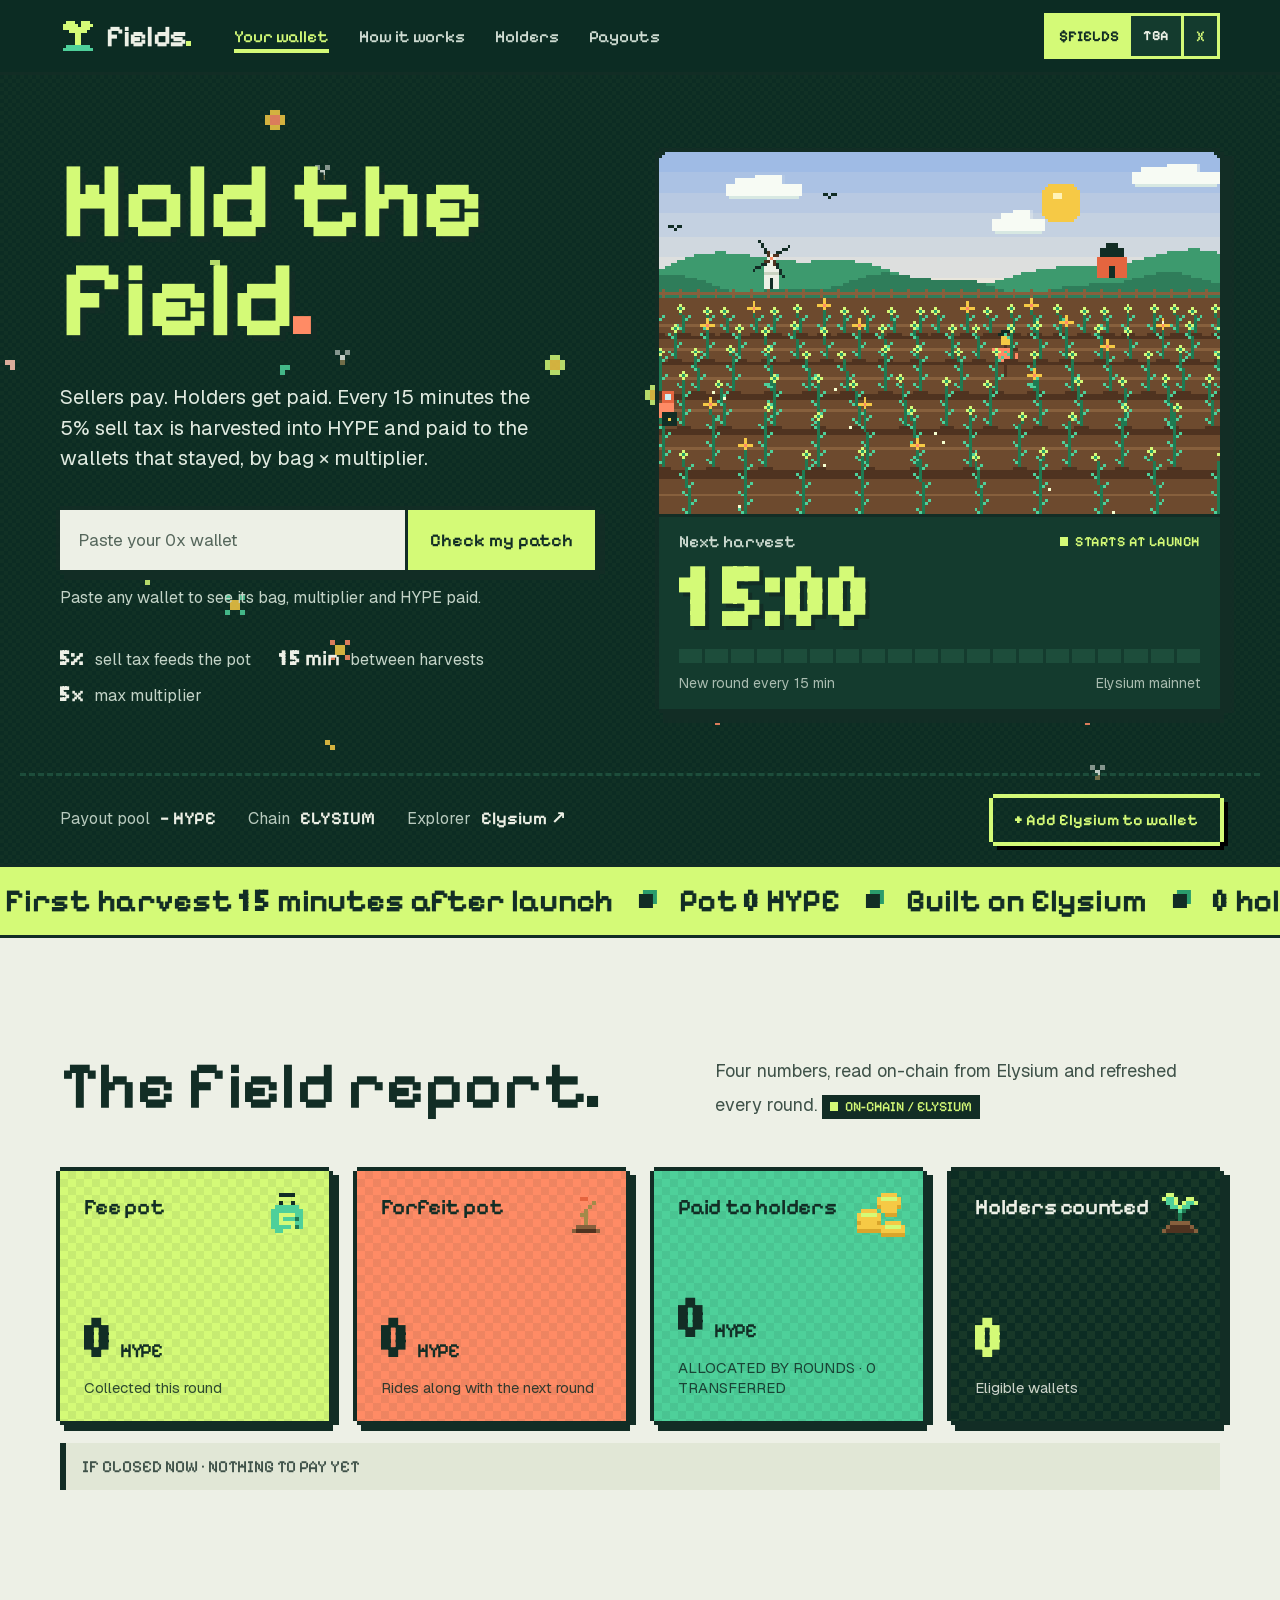
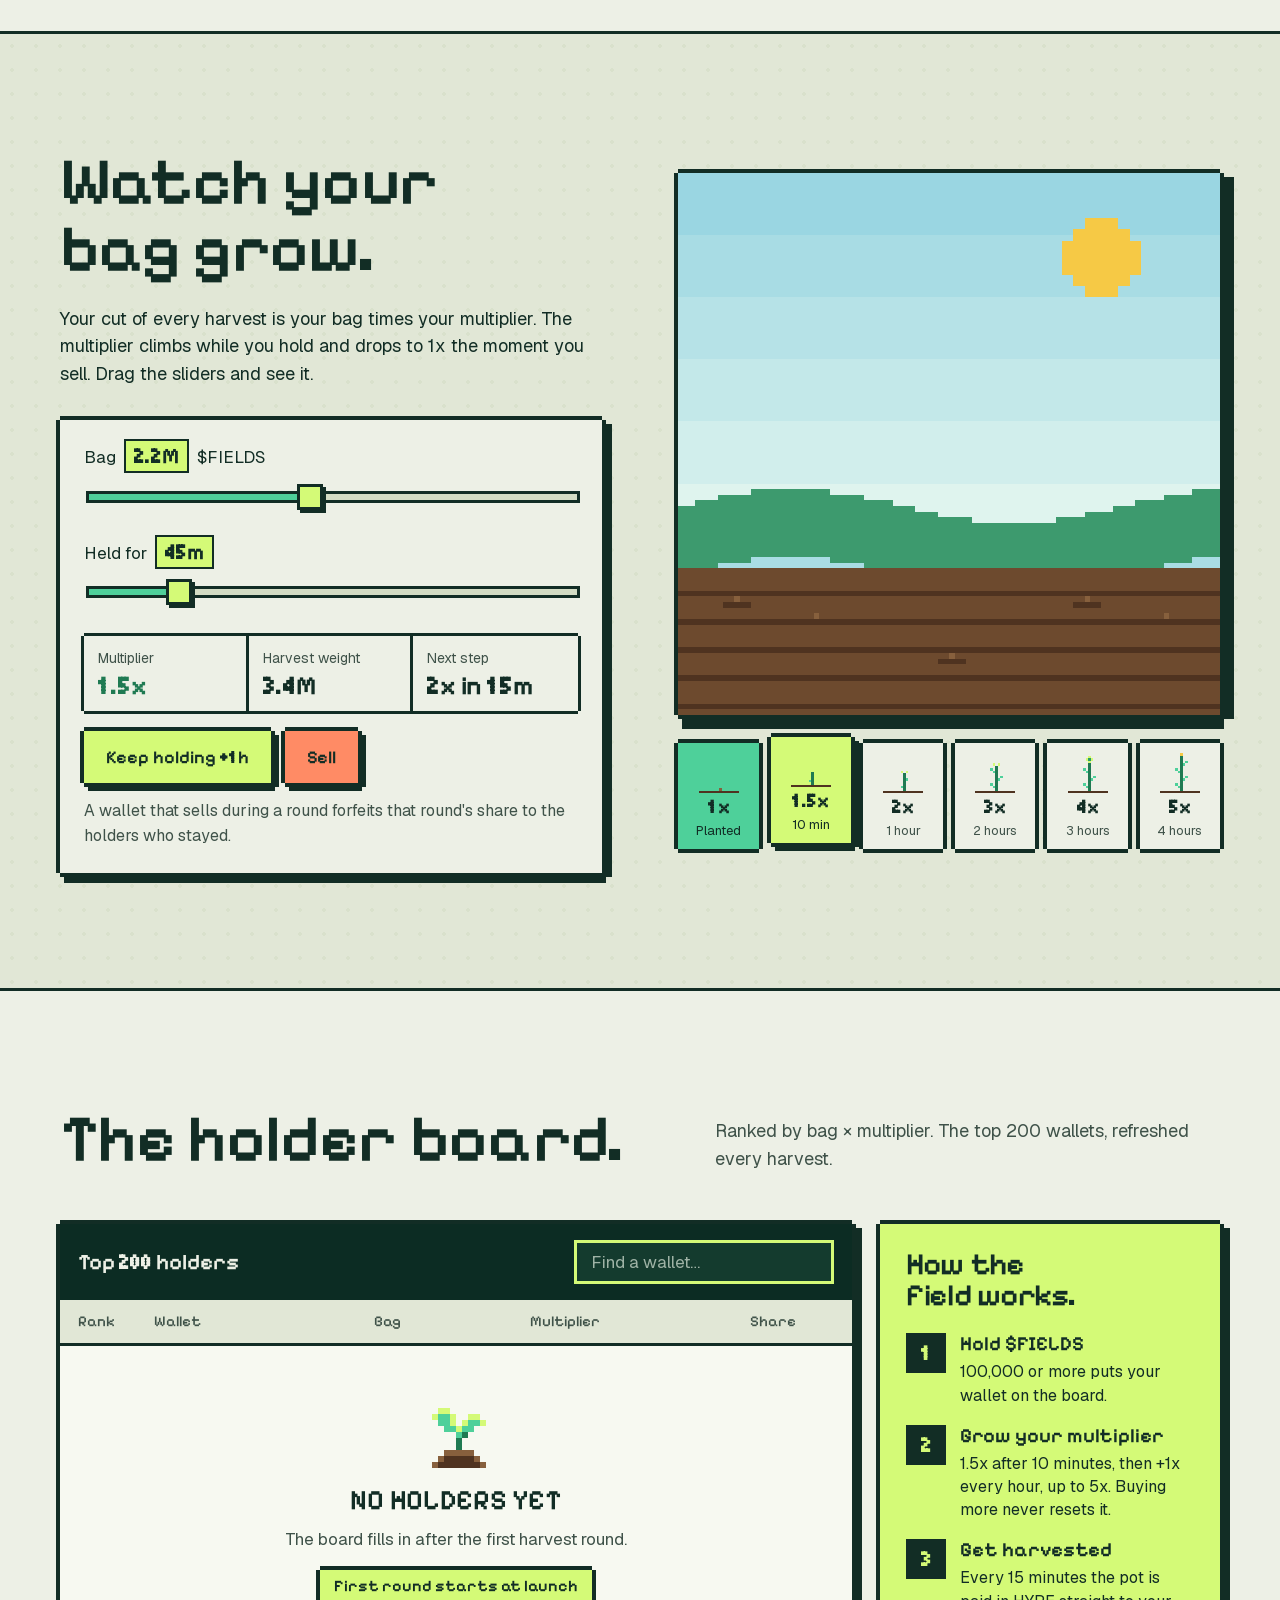
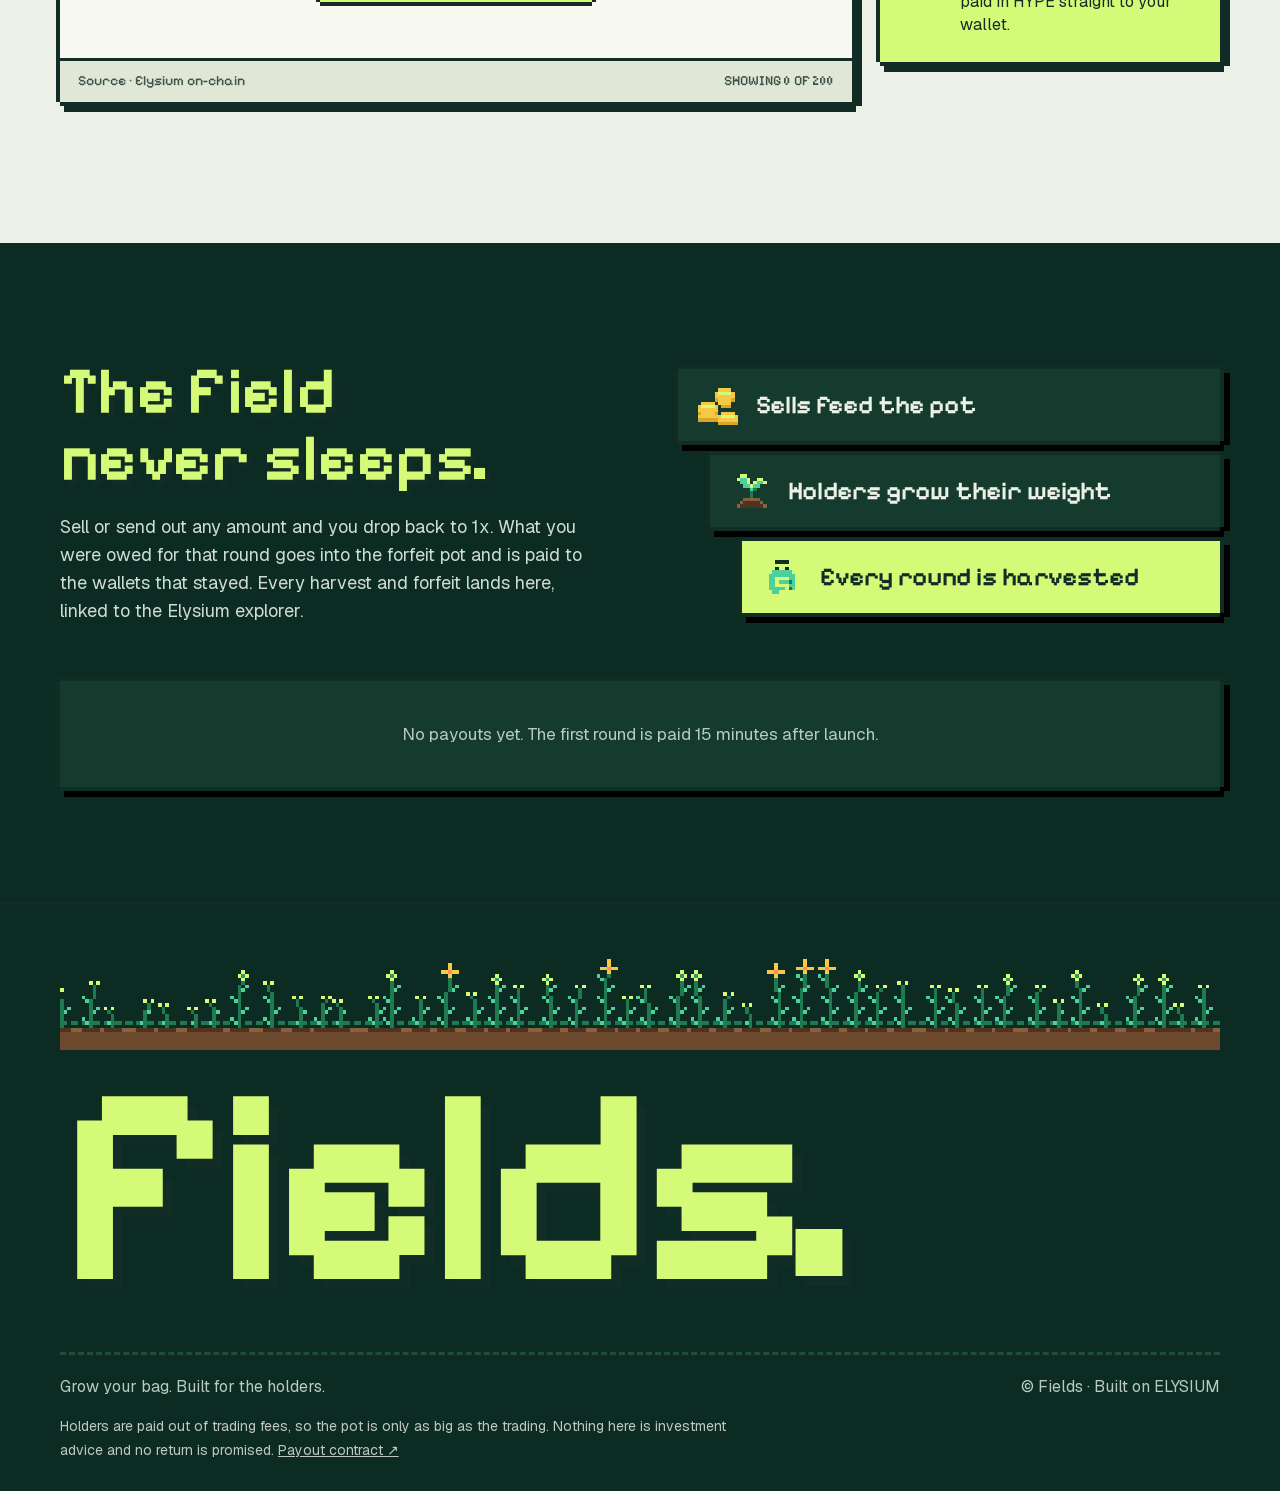
<file: index.html>
<!DOCTYPE html>
<html lang="en" class="no-js">
<head>
  <meta charset="utf-8" />
  <meta name="viewport" content="width=device-width, initial-scale=1" />
  <meta name="theme-color" content="#0c2c23" />
  <title>FIELDS — Hold the field</title>
  <meta name="description" content="$FIELDS on Elysium. Every 15 minutes the 5% sell tax is harvested into HYPE and paid to the wallets that held, by bag × multiplier. Sell and your share goes to the holders who stayed." />
  <meta property="og:title" content="FIELDS — Sellers pay. Holders get paid." />
  <meta property="og:description" content="Hold $FIELDS on Elysium. HYPE harvests every 15 minutes, multiplier up to 5x." />
  <meta property="og:type" content="website" />
  <link rel="icon" href="data:image/svg+xml,%3Csvg xmlns=%22http://www.w3.org/2000/svg%22 viewBox=%220 0 16 16%22 shape-rendering=%22crispEdges%22%3E%3Crect width=%2216%22 height=%2216%22 fill=%22%23122d25%22/%3E%3Crect x=%227%22 y=%225%22 width=%222%22 height=%228%22 fill=%22%23d4fa77%22/%3E%3Crect x=%224%22 y=%223%22 width=%223%22 height=%223%22 fill=%22%23d4fa77%22/%3E%3Crect x=%229%22 y=%223%22 width=%223%22 height=%223%22 fill=%22%23d4fa77%22/%3E%3C/svg%3E" />
  <link rel="preconnect" href="https://fonts.googleapis.com" />
  <link rel="preconnect" href="https://fonts.gstatic.com" crossorigin />
  <link rel="stylesheet" href="https://fonts.googleapis.com/css2?family=Pixelify+Sans:wght@400;500;600;700&display=swap" />
  <link rel="preload" href="assets/fonts/geist.woff2" as="font" type="font/woff2" crossorigin />
  <link rel="preload" href="assets/fonts/tiny5.woff2" as="font" type="font/woff2" crossorigin />
  <link rel="stylesheet" href="assets/site.css" />
</head>
<body>
  <a class="skip" href="#top">Skip to content</a>

  <header class="topbar" id="topbar">
    <div class="wrap top-inner">
      <a class="brand" href="#top" aria-label="Fields, back to top">
        <canvas class="brand-mark" width="12" height="12" aria-hidden="true"></canvas>
        <span class="brand-name">fields<span class="dot">.</span></span>
      </a>
      <nav class="navigation" id="main-nav" aria-label="Main navigation">
        <a href="#wallet" class="active">Your wallet</a>
        <a href="#grow">How it works</a>
        <a href="#holders">Holders</a>
        <a href="#forfeits">Payouts</a>
      </nav>
      <div class="token-chip">
        <span class="chip-ticker" data-ticker>$FIELDS</span>
        <button type="button" class="chip-ca" id="ca-short" title="Click to copy the contract address">TBA</button>
        <a class="chip-btn chip-buy" id="buy-link" href="#" target="_blank" rel="noopener" hidden>Buy</a>
        <a class="chip-btn" id="x-link" href="#" target="_blank" rel="noopener" hidden>X</a>
      </div>
      <button type="button" class="mobile-menu" id="mobile-menu" aria-controls="main-nav" aria-expanded="false">MENU +</button>
    </div>
  </header>

  <main id="top">
    <!-- HERO -->
    <section class="hero" id="wallet" aria-labelledby="hero-title">
      <div class="wrap hero-grid">
        <div class="hero-copy">
          <h1 id="hero-title" class="reveal">Hold the field.</h1>
          <p class="hero-lead reveal">Sellers pay. Holders get paid. Every 15 minutes the 5% sell tax is harvested into HYPE and paid to the wallets that stayed, by bag × multiplier.</p>

          <div class="wallet-panel reveal">
            <form class="wallet-form" id="wallet-form" novalidate>
              <label class="sr-only" for="wallet-address">Wallet address</label>
              <input id="wallet-address" name="wallet" placeholder="Paste your 0x wallet" autocomplete="off" spellcheck="false" aria-describedby="wallet-feedback" />
              <button type="submit" class="btn btn-acid">Check my patch</button>
            </form>
            <a class="btn btn-buy" id="buy-hero" href="#" target="_blank" rel="noopener" hidden>Buy $FIELDS &#8599;</a>
            <p class="form-feedback" id="wallet-feedback" role="status" aria-live="polite">Paste any wallet to see its bag, multiplier and HYPE paid.</p>
            <div class="wallet-card" id="wallet-card" hidden></div>
          </div>

          <ul class="hero-facts reveal" aria-label="Key facts">
            <li><b>5%</b> sell tax feeds the pot</li>
            <li><b>15 min</b> between harvests</li>
            <li><b>5x</b> max multiplier</li>
          </ul>
        </div>

        <aside class="hero-field reveal" aria-label="Next harvest countdown">
          <canvas id="field-canvas" class="field-canvas" width="192" height="124" role="img" aria-label="Pixel field: crops grow as the round runs and are harvested when the timer hits zero"></canvas>
          <div class="field-hud">
            <div class="hud-top">
              <span class="hud-label">Next harvest</span>
              <span class="round-indicator" id="round-indicator">STARTS AT LAUNCH</span>
            </div>
            <div class="big-time" id="timer" aria-live="off">15:00</div>
            <div class="progress-blocks" id="progress-blocks" aria-hidden="true"></div>
            <div class="hud-bottom"><span>New round every 15 min</span><span id="updated">Elysium mainnet</span></div>
          </div>
        </aside>
      </div>

      <div class="wrap utility-bar reveal">
        <span>Payout pool <a id="pool-link" href="#" target="_blank" rel="noopener"><strong id="pool-balance">— HYPE</strong></a></span>
        <span>Chain <strong data-chain>ELYSIUM</strong></span>
        <span>Explorer <a id="explorer-link" href="https://elysium.kinetiq.xyz/explorer" target="_blank" rel="noopener"><strong>Elysium ↗</strong></a></span>
        <button class="btn btn-ghost" type="button" id="add-network">+ Add Elysium to wallet</button>
      </div>
    </section>

    <!-- MARQUEE -->
    <div class="ticker" aria-label="Live protocol stats">
      <div class="ticker-track" id="ticker-track">
        <span>Waiting for the first harvest</span><i></i>
      </div>
    </div>

    <!-- STATS -->
    <section class="section stats" id="metrics" aria-labelledby="metrics-title">
      <div class="wrap">
        <div class="section-head">
          <h2 id="metrics-title" class="reveal">The field report.</h2>
          <p class="section-note reveal">Four numbers, read on-chain from Elysium and refreshed every round. <span class="data-stamp" id="data-stamp">On-chain · Elysium</span></p>
        </div>
        <div class="stats-grid">
          <article class="stat-card sc-pot reveal">
            <h3 class="stat-title">Fee pot</h3>
            <div class="stat-value"><span id="pot" data-count>0</span><span class="stat-unit">HYPE</span></div>
            <p class="stat-foot">Collected this round</p>
            <canvas class="stat-art" data-art="pot" width="24" height="24" aria-hidden="true"></canvas>
          </article>
          <article class="stat-card sc-forfeit reveal">
            <h3 class="stat-title">Forfeit pot</h3>
            <div class="stat-value"><span id="forfeit" data-count>0</span><span class="stat-unit">HYPE</span></div>
            <p class="stat-foot">Rides along with the next round</p>
            <canvas class="stat-art" data-art="wilt" width="24" height="24" aria-hidden="true"></canvas>
          </article>
          <article class="stat-card sc-paid reveal">
            <h3 class="stat-title">Paid to holders</h3>
            <div class="stat-value"><span id="paid" data-count>0</span><span class="stat-unit">HYPE</span></div>
            <p class="stat-foot">Total distributed</p>
            <canvas class="stat-art" data-art="coins" width="24" height="24" aria-hidden="true"></canvas>
          </article>
          <article class="stat-card sc-holders reveal">
            <h3 class="stat-title">Holders counted</h3>
            <div class="stat-value" id="eligible" data-count>0</div>
            <p class="stat-foot">Eligible wallets</p>
            <canvas class="stat-art" data-art="sprout" width="24" height="24" aria-hidden="true"></canvas>
          </article>
        </div>
      </div>
    </section>

    <!-- GROW SIMULATOR -->
    <section class="section grow" id="grow" aria-labelledby="grow-title">
      <div class="wrap grow-grid">
        <div class="grow-copy">
          <h2 id="grow-title" class="reveal">Watch your bag grow.</h2>
          <p class="reveal">Your cut of every harvest is your bag times your multiplier. The multiplier climbs while you hold and drops to 1x the moment you sell. Drag the sliders and see it.</p>

          <div class="sim reveal" id="sim">
            <label class="sim-row">
              <span class="sim-label">Bag <output id="sim-bag-out">1M</output> $FIELDS</span>
              <input type="range" id="sim-bag" min="0" max="100" value="45" />
            </label>
            <label class="sim-row">
              <span class="sim-label">Held for <output id="sim-time-out">0m</output></span>
              <input type="range" id="sim-time" min="0" max="54" value="14" />
            </label>
            <div class="sim-result">
              <div><span>Multiplier</span><b id="sim-mult">1x</b></div>
              <div><span>Harvest weight</span><b id="sim-weight">1M</b></div>
              <div><span>Next step</span><b id="sim-next">1.5x in 10m</b></div>
            </div>
            <div class="sim-actions">
              <button type="button" class="btn btn-acid" id="sim-hold">Keep holding +1h</button>
              <button type="button" class="btn btn-sell" id="sim-sell">Sell</button>
            </div>
            <p class="sim-note" id="sim-note" role="status" aria-live="polite">A wallet that sells during a round forfeits that round's share to the holders who stayed.</p>
          </div>
        </div>

        <div class="grow-stage reveal">
          <canvas id="plant-canvas" class="plant-canvas" width="96" height="96" role="img" aria-label="Your crop at the current multiplier"></canvas>
          <ol class="stages" id="stages" aria-label="Multiplier stages">
            <li data-stage="0"><canvas width="16" height="16" aria-hidden="true"></canvas><b>1x</b><span>Planted</span></li>
            <li data-stage="1"><canvas width="16" height="16" aria-hidden="true"></canvas><b>1.5x</b><span>10 min</span></li>
            <li data-stage="2"><canvas width="16" height="16" aria-hidden="true"></canvas><b>2x</b><span>1 hour</span></li>
            <li data-stage="3"><canvas width="16" height="16" aria-hidden="true"></canvas><b>3x</b><span>2 hours</span></li>
            <li data-stage="4"><canvas width="16" height="16" aria-hidden="true"></canvas><b>4x</b><span>3 hours</span></li>
            <li data-stage="5"><canvas width="16" height="16" aria-hidden="true"></canvas><b>5x</b><span>4 hours</span></li>
          </ol>
        </div>
      </div>
    </section>

    <!-- HOLDERS -->
    <section class="section holders" id="holders" aria-labelledby="holders-title">
      <div class="wrap">
        <div class="section-head">
          <h2 id="holders-title" class="reveal">The holder board.</h2>
          <p class="section-note reveal">Ranked by bag × multiplier. The top 200 wallets, refreshed every harvest.</p>
        </div>
        <div class="holders-layout">
          <div class="board reveal">
            <div class="board-top">
              <span class="board-top-title">Top 200 holders</span>
              <div class="search-wrap"><label class="sr-only" for="holder-search">Find a wallet</label><input id="holder-search" placeholder="Find a wallet…" spellcheck="false" autocomplete="off" /></div>
            </div>
            <div class="thead"><span>Rank</span><span>Wallet</span><span>Bag</span><span>Multiplier</span><span>Share</span></div>
            <div class="board-rows" id="board-rows"></div>
            <div class="empty-state" id="empty-state">
              <canvas class="empty-art" data-art="seed" width="24" height="24" aria-hidden="true"></canvas>
              <h3 id="empty-title">NO HOLDERS YET</h3>
              <p id="empty-message">The board fills in after the first harvest round.</p>
              <span class="empty-badge" id="empty-badge">First round starts at launch</span>
            </div>
            <div class="board-bottom"><span>Source · Elysium on-chain</span><span id="showing">SHOWING 0 OF 200</span></div>
          </div>

          <aside class="rules-panel reveal" id="how-it-works" aria-labelledby="rules-title">
            <h3 id="rules-title">How the field works.</h3>
            <ol class="rules">
              <li><strong>Hold $FIELDS</strong><span>100,000 or more puts your wallet on the board.</span></li>
              <li><strong>Grow your multiplier</strong><span>1.5x after 10 minutes, then +1x every hour, up to 5x. Buying more never resets it.</span></li>
              <li><strong>Get harvested</strong><span>Every 15 minutes the pot is paid in HYPE straight to your wallet.</span></li>
            </ol>
          </aside>
        </div>
      </div>
    </section>

    <!-- LOOP + FEED -->
    <section class="section loop" id="forfeits" aria-labelledby="forfeits-title">
      <div class="wrap">
        <div class="loop-box">
          <div class="loop-copy">
            <h2 id="forfeits-title" class="reveal">The field never sleeps.</h2>
            <p class="reveal">Sell or send out any amount and you drop back to 1x. What you were owed for that round goes into the forfeit pot and is paid to the wallets that stayed. Every harvest and forfeit lands here, linked to the Elysium explorer.</p>
          </div>
          <ol class="loop-steps reveal" aria-label="The loop">
            <li><canvas data-art="coins" width="16" height="16" aria-hidden="true"></canvas>Sells feed the pot</li>
            <li><canvas data-art="sprout" width="16" height="16" aria-hidden="true"></canvas>Holders grow their weight</li>
            <li><canvas data-art="pot" width="16" height="16" aria-hidden="true"></canvas>Every round is harvested</li>
          </ol>
          <ul class="feed" id="feed" aria-live="polite"><li class="feed-empty">No payouts yet. The first round is paid 15 minutes after launch.</li></ul>
        </div>
      </div>
    </section>
  </main>

  <footer class="foot">
    <div class="wrap">
      <canvas id="footer-field" class="footer-field" width="320" height="40" aria-hidden="true"></canvas>
      <p class="foot-word" aria-hidden="true">fields.</p>
      <div class="foot-row">
        <span>Grow your bag. Built for the holders.</span>
        <span>© Fields · Built on <span data-chain>ELYSIUM</span></span>
      </div>
      <p class="foot-legal">Holders are paid out of trading fees, so the pot is only as big as the trading.
        Nothing here is investment advice and no return is promised.
        <a id="rewards-link" href="#" target="_blank" rel="noopener">Payout contract &#8599;</a></p>
    </div>
  </footer>

  <div class="toast" id="toast" role="status" aria-live="polite"></div>
  <script src="assets/config.js"></script>
  <script src="assets/fields.js" defer></script>
  <script src="assets/art.js" defer></script>
</body>
</html>
</file>
<file: assets/site.css>
﻿/* =========================================================
   FIELDS вЂ” pixel field design system
   ========================================================= */
@font-face {
  font-family: 'Geist';
  src: url('fonts/geist.woff2') format('woff2');
  font-weight: 100 900;
  font-display: swap;
}
/* Pixelify's 5 reads as S; numbers come from Tiny5 via unicode-range */
@font-face {
  font-family: 'Fields Num';
  src: url('fonts/tiny5.woff2') format('woff2');
  unicode-range: U+0030-0039, U+0025, U+002B, U+002C, U+002E, U+003A;
  font-display: swap;
}

:root {
  --paper: #edf0e6;
  --paper-2: #e1e7d6;
  --paper-3: #d3dcc4;
  --ink: #122d25;
  --ink-soft: #3f5249;
  --forest: #0c2c23;
  --forest-2: #143b2e;
  --forest-3: #1d4d3b;
  --acid: #d4fa77;
  --acid-2: #b9e45a;
  --grass: #4ed09a;
  --grass-2: #2a9c6c;
  --orange: #ff8b65;
  --orange-2: #e5653f;
  --gold: #f6c945;
  --sky: #a9dde4;
  --soil: #6d4a2e;

  --display: 'Fields Num', 'Pixelify Sans', 'Geist', system-ui, sans-serif;
  --text: 'Geist', system-ui, -apple-system, 'Segoe UI', sans-serif;

  --px: 4px;                /* the pixel unit for borders and shadows */
  --shadow: 6px 6px 0 var(--ink);
  --shadow-sm: 4px 4px 0 var(--ink);
  --wrap: 1240px;
  --gutter: clamp(16px, 4vw, 40px);
  --ease: cubic-bezier(.2, .8, .2, 1);

  --step-hero: clamp(3.4rem, 8.4vw, 7.6rem);
  --step-h2: clamp(2.4rem, 5.2vw, 4.4rem);
  --step-h3: clamp(1.5rem, 2.4vw, 2rem);
  --step-num: clamp(2.6rem, 4.6vw, 4rem);
}

*, *::before, *::after { box-sizing: border-box; }
html { scroll-behavior: smooth; scroll-padding-top: 88px; -webkit-text-size-adjust: 100%; }
body {
  margin: 0;
  background: var(--paper);
  color: var(--ink);
  font: 400 17px/1.55 var(--text);
  -webkit-font-smoothing: antialiased;
  overflow-x: hidden;
}
img, canvas { display: block; max-width: 100%; }
canvas { image-rendering: pixelated; image-rendering: crisp-edges; }
a { color: inherit; }
button, input { font: inherit; color: inherit; }
h1, h2, h3 { font-family: var(--display); font-weight: 600; letter-spacing: -0.01em; line-height: 1; margin: 0; }
p { margin: 0; }
::selection { background: var(--acid); color: var(--ink); }
:focus-visible { outline: 3px solid var(--orange); outline-offset: 3px; }

.wrap { width: 100%; max-width: var(--wrap); margin: 0 auto; padding: 0 var(--gutter); }
.sr-only { position: absolute !important; width: 1px; height: 1px; overflow: hidden; clip: rect(0 0 0 0); white-space: nowrap; }
.skip { position: absolute; left: -999px; top: 8px; z-index: 100; background: var(--acid); padding: 8px 14px; }
.skip:focus { left: 8px; }

/* tabular numbers (fields.js tags numbers with .mono) */
.mono { font-variant-numeric: tabular-nums; font-feature-settings: 'tnum' 1; }

/* ---------- buttons ---------- */
.btn {
  --bg: var(--paper);
  display: inline-flex; align-items: center; justify-content: center; gap: 10px;
  min-height: 52px; padding: 0 22px;
  font: 600 18px/1 var(--display);
  background: var(--bg); color: var(--ink);
  border: 3px solid var(--ink);
  box-shadow: var(--shadow-sm);
  cursor: pointer; text-decoration: none; white-space: nowrap;
  transition: transform .12s steps(2), box-shadow .12s steps(2), background .2s;
}
.btn:hover { transform: translate(-2px, -2px); box-shadow: 6px 6px 0 var(--ink); }
.btn:active { transform: translate(4px, 4px); box-shadow: 0 0 0 var(--ink); }
.btn-acid { --bg: var(--acid); }
.btn-acid:hover { --bg: #e1ff92; }
.btn-sell { --bg: var(--orange); }
.btn-sell:hover { --bg: #ffa07f; }
.btn-ghost { --bg: transparent; }
.btn-ghost:hover { --bg: var(--acid); }

/* ---------- top bar ---------- */
.topbar {
  position: sticky; top: 0; z-index: 50;
  background: var(--forest);
  color: var(--paper);
  border-bottom: 3px solid var(--ink);
  transition: box-shadow .25s;
}
.topbar.scrolled { box-shadow: 0 4px 0 rgba(12, 44, 35, .25); }
.top-inner { display: flex; align-items: center; gap: 28px; height: 72px; }
.brand { display: flex; align-items: center; gap: 10px; text-decoration: none; flex: none; }
.brand-mark { width: 36px; height: 36px; }
.brand-name { font: 700 30px/1 var(--display); letter-spacing: -0.02em; }
.brand-name .dot { color: var(--acid); }
.navigation { display: flex; gap: 6px; margin-right: auto; }
.navigation a {
  position: relative; padding: 10px 12px; text-decoration: none;
  font: 500 17px/1 var(--display); color: #cfdcd2;
  transition: color .2s;
}
.navigation a::after {
  content: ''; position: absolute; left: 12px; right: 12px; bottom: 2px; height: 4px;
  background: var(--acid); transform: scaleX(0); transform-origin: left;
  transition: transform .25s steps(4);
}
.navigation a:hover, .navigation a.active { color: var(--acid); }
.navigation a:hover::after, .navigation a.active::after { transform: scaleX(1); }

.token-chip {
  display: flex; align-items: stretch; flex: none;
  border: 3px solid var(--acid); background: var(--forest-2);
  font: 500 15px/1 var(--display);
}
.token-chip > * { display: flex; align-items: center; padding: 0 12px; height: 40px; }
.chip-ticker { background: var(--acid); color: var(--ink); font-weight: 700; }
.chip-ca { color: #cfdcd2; font-family: var(--text); font-size: 14px; font-variant-numeric: tabular-nums; }
.chip-btn {
  border: 0; border-left: 3px solid var(--acid); background: transparent; color: var(--acid);
  cursor: pointer; text-decoration: none; font: inherit;
}
.chip-btn:hover { background: var(--acid); color: var(--ink); }
.chip-buy { background: var(--orange); color: var(--ink); }
.chip-btn[hidden] { display: none; }
.mobile-menu { display: none; }

/* ---------- reveal motion ---------- */
.reveal { opacity: 0; transform: translateY(24px); transition: opacity .6s var(--ease), transform .6s var(--ease); transition-delay: var(--d, 0s); }
.reveal.in { opacity: 1; transform: none; }
.no-js .reveal { opacity: 1; transform: none; }

/* ---------- hero ---------- */
.hero {
  position: relative;
  background: var(--forest);
  color: var(--paper);
  padding: clamp(40px, 6vw, 80px) 0 0;
  overflow: hidden;
}
.hero::before {
  /* pixel dither grain over the forest ground */
  content: ''; position: absolute; inset: 0; pointer-events: none; opacity: .5;
  background-image:
    linear-gradient(45deg, rgba(212, 250, 119, .05) 25%, transparent 25%, transparent 75%, rgba(212, 250, 119, .05) 75%),
    linear-gradient(45deg, rgba(212, 250, 119, .05) 25%, transparent 25%, transparent 75%, rgba(212, 250, 119, .05) 75%);
  background-size: 8px 8px; background-position: 0 0, 4px 4px;
}
.hero-grid {
  position: relative;
  display: grid; grid-template-columns: minmax(0, 1fr) minmax(0, 1.05fr);
  gap: clamp(32px, 5vw, 72px); align-items: center;
}
.hero h1 {
  font-size: var(--step-hero); font-weight: 700; line-height: .92; letter-spacing: -0.03em;
  color: var(--acid);
  text-shadow: 6px 6px 0 var(--ink);
}
.hero-lead { margin-top: 32px; font-size: clamp(18px, 1.6vw, 21px); line-height: 1.5; max-width: 34ch; color: #dfe9df; }

.wallet-panel { margin-top: 36px; max-width: 560px; }
.wallet-form { display: flex; border: 3px solid var(--ink); box-shadow: var(--shadow); background: var(--paper); }
.wallet-form input {
  flex: 1; min-width: 0; height: 60px; padding: 0 18px;
  border: 0; background: transparent; color: var(--ink); font-size: 17px; font-variant-numeric: tabular-nums;
}
.wallet-form input::placeholder { color: #6a7b70; }
.wallet-form input:focus { outline: none; background: #f8faf2; }
.wallet-form .btn { min-height: 60px; border: 0; border-left: 3px solid var(--ink); box-shadow: none; }
.wallet-form .btn:hover, .wallet-form .btn:active { transform: none; box-shadow: none; }
.form-feedback { margin-top: 16px; font-size: 16px; color: #c4d4c8; min-height: 1.5em; }
.form-feedback.error { color: var(--orange); }
.form-feedback.success { color: var(--acid); }
.wallet-card {
  margin-top: 16px;
  display: grid; grid-template-columns: repeat(3, 1fr);
  border: 3px solid var(--ink); background: var(--paper); color: var(--ink); box-shadow: var(--shadow);
  animation: pop .35s steps(5);
}
.wallet-card[hidden] { display: none; }
.wallet-card > div { padding: 14px 16px; border-right: 3px solid var(--paper-3); border-bottom: 3px solid var(--paper-3); }
.wallet-card > div:nth-child(3n) { border-right: 0; }
.wallet-card > div:nth-last-child(-n+3) { border-bottom: 0; }
.wallet-card span { display: block; font-size: 14px; color: var(--ink-soft); }
.wallet-card b { display: block; margin-top: 4px; font: 600 24px/1.1 var(--display); font-variant-numeric: tabular-nums; }

.hero-facts { list-style: none; margin: 36px 0 0; padding: 0; display: flex; flex-wrap: wrap; gap: 10px 28px; color: #c4d4c8; font-size: 16px; }
.hero-facts b { font: 600 22px/1 var(--display); color: var(--paper); margin-right: 6px; }

/* the field window */
.hero-field {
  position: relative;
  border: 3px solid var(--ink);
  box-shadow: 10px 10px 0 var(--ink);
  background: var(--sky);
}
.field-canvas { width: 100%; height: auto; aspect-ratio: 192 / 124; cursor: pointer; }
.field-hud {
  position: relative;
  background: var(--forest-2);
  border-top: 3px solid var(--ink);
  padding: 16px 20px 14px;
  color: var(--paper);
}
.hud-top, .hud-bottom { display: flex; justify-content: space-between; gap: 12px; align-items: center; }
.hud-label { font: 500 17px/1 var(--display); color: #cfdcd2; }
.round-indicator { font: 600 14px/1 var(--display); color: var(--acid); letter-spacing: .04em; }
.big-time {
  margin: 8px 0 10px;
  font: 700 clamp(3.4rem, 7vw, 5.6rem)/0.9 var(--display);
  color: var(--acid); font-variant-numeric: tabular-nums; letter-spacing: -0.02em;
  text-shadow: 4px 4px 0 var(--ink);
}
.field-hud.final .big-time { color: var(--orange); animation: blink 1s steps(2) infinite; }
.progress-blocks { display: grid; grid-template-columns: repeat(20, 1fr); gap: 3px; height: 14px; }
.progress-blocks span { background: var(--forest-3); transition: background .3s steps(2); }
.progress-blocks span.filled { background: var(--acid); }
.progress-blocks span.filled:last-of-type, .progress-blocks span.filled + span:not(.filled) { }
.hud-bottom { margin-top: 10px; font-size: 14px; color: #a9bcb0; }

.utility-bar {
  position: relative;
  display: flex; flex-wrap: wrap; align-items: center; gap: 14px 32px;
  margin-top: clamp(40px, 5vw, 64px);
  padding-top: 22px; padding-bottom: 22px;
  border-top: 3px dashed var(--forest-3);
  font-size: 16px; color: #b9cbbf;
}
.utility-bar strong { font: 600 18px/1 var(--display); color: var(--paper); margin-left: 6px; }
.utility-bar a { text-decoration: none; }
.utility-bar a:hover strong { color: var(--acid); }
.utility-bar .btn { margin-left: auto; min-height: 44px; font-size: 16px; color: var(--acid); border-color: var(--acid); box-shadow: 4px 4px 0 #000; }
.utility-bar .btn:hover { color: var(--ink); }

/* ---------- marquee ---------- */
.ticker { background: var(--acid); border-block: 3px solid var(--ink); overflow: hidden; }
.ticker-track { display: flex; align-items: center; width: max-content; animation: marquee 38s linear infinite; }
.ticker span { font: 700 clamp(22px, 2.6vw, 32px)/1 var(--display); padding: 18px 26px; white-space: nowrap; }
.ticker i { width: 14px; height: 14px; background: var(--ink); flex: none; box-shadow: 4px -4px 0 var(--grass-2); }

/* ---------- sections ---------- */
.section { padding: clamp(72px, 9vw, 128px) 0; position: relative; }
.section-head { display: grid; grid-template-columns: 1.2fr 1fr; gap: 24px 48px; align-items: end; margin-bottom: clamp(36px, 4vw, 56px); }
.section-head h2 { font-size: var(--step-h2); }
.section-note { font-size: 18px; color: var(--ink-soft); max-width: 44ch; }
.data-stamp { display: inline-block; margin-top: 10px; padding: 4px 8px; background: var(--ink); color: var(--acid); font: 500 14px/1.2 var(--display); }

/* stats */
.stats { background: var(--paper); }
.stats-grid { display: grid; grid-template-columns: repeat(4, 1fr); gap: 20px; }
.stat-card {
  position: relative; overflow: hidden;
  min-height: 250px; padding: 24px 24px 22px;
  border: 3px solid var(--ink); box-shadow: var(--shadow);
  display: flex; flex-direction: column;
  transition: transform .2s steps(3), box-shadow .2s steps(3);
}
.stat-card:hover { transform: translate(-3px, -3px); box-shadow: 9px 9px 0 var(--ink); }
.sc-pot { background: var(--acid); }
.sc-forfeit { background: var(--orange); }
.sc-paid { background: var(--grass); }
.sc-holders { background: var(--forest); color: var(--paper); }
.stat-title { font: 600 22px/1.1 var(--display); }
.stat-value { margin-top: auto; display: flex; align-items: baseline; gap: 8px; font: 700 var(--step-num)/1 var(--display); font-variant-numeric: tabular-nums; letter-spacing: -0.02em; }
.sc-holders .stat-value { color: var(--acid); }
.stat-unit { font-size: 20px; font-weight: 600; }
.stat-foot { margin-top: 10px; font-size: 15px; line-height: 1.35; opacity: .85; }
.stat-art { position: absolute; top: 18px; right: 18px; width: 48px; height: 48px; animation: bob 2.4s steps(4) infinite; }
.stat-card:nth-child(2) .stat-art { animation-delay: -.6s; }
.stat-card:nth-child(3) .stat-art { animation-delay: -1.2s; }
.stat-card:nth-child(4) .stat-art { animation-delay: -1.8s; }
.bump { animation: bump .5s steps(4); }
#expected-line {
  margin: 22px 0 0 !important; font: 500 17px/1.4 var(--display) !important; letter-spacing: 0 !important;
  text-transform: none !important; color: var(--ink-soft) !important;
  padding: 12px 16px; background: var(--paper-2); border-left: 6px solid var(--ink);
}

/* grow simulator */
.grow { background: var(--paper-2); border-block: 3px solid var(--ink); overflow: hidden; }
.grow::before {
  content: ''; position: absolute; inset: 0; pointer-events: none; opacity: .55;
  background-image: radial-gradient(var(--paper-3) 2px, transparent 2px);
  background-size: 24px 24px;
}
.grow-grid { position: relative; display: grid; grid-template-columns: 1fr 1fr; gap: clamp(32px, 6vw, 88px); align-items: center; }
.grow-copy h2 { font-size: var(--step-h2); }
.grow-copy > p { margin-top: 22px; font-size: 18px; max-width: 46ch; }
.sim { margin-top: 32px; padding: 24px; background: var(--paper); border: 3px solid var(--ink); box-shadow: var(--shadow); }
.sim-row { display: block; margin-bottom: 22px; }
.sim-label { display: block; margin-bottom: 10px; font-size: 17px; }
.sim-label output { font: 700 22px/1 var(--display); background: var(--acid); padding: 2px 8px; margin: 0 4px; border: 2px solid var(--ink); font-variant-numeric: tabular-nums; }
input[type=range] { -webkit-appearance: none; appearance: none; width: 100%; height: 28px; background: transparent; cursor: pointer; }
input[type=range]::-webkit-slider-runnable-track { height: 12px; background: linear-gradient(90deg, var(--grass) var(--fill, 0%), var(--paper-3) var(--fill, 0%)); border: 3px solid var(--ink); }
input[type=range]::-moz-range-track { height: 6px; background: var(--paper-3); border: 3px solid var(--ink); }
input[type=range]::-moz-range-progress { height: 6px; background: var(--grass); }
input[type=range]::-webkit-slider-thumb { -webkit-appearance: none; width: 26px; height: 26px; margin-top: -10px; background: var(--acid); border: 3px solid var(--ink); box-shadow: 3px 3px 0 var(--ink); }
input[type=range]::-moz-range-thumb { width: 20px; height: 20px; border-radius: 0; background: var(--acid); border: 3px solid var(--ink); box-shadow: 3px 3px 0 var(--ink); }
input[type=range]:focus-visible { outline: 3px solid var(--orange); outline-offset: 4px; }
.sim-result { display: grid; grid-template-columns: repeat(3, 1fr); border: 3px solid var(--ink); }
.sim-result > div { padding: 12px 14px; border-right: 3px solid var(--ink); }
.sim-result > div:last-child { border-right: 0; }
.sim-result span { display: block; font-size: 14px; color: var(--ink-soft); }
.sim-result b { display: block; margin-top: 4px; font: 700 26px/1 var(--display); font-variant-numeric: tabular-nums; }
#sim-mult { color: var(--grass-2); }
.sim-actions { display: flex; flex-wrap: wrap; gap: 14px; margin-top: 20px; }
.sim-note { margin-top: 16px; font-size: 16px; color: var(--ink-soft); min-height: 3em; }
.sim-note.sold { color: var(--orange-2); }

.grow-stage { position: relative; }
.plant-canvas {
  width: 100%; height: auto; aspect-ratio: 1;
  background: var(--sky);
  border: 3px solid var(--ink); box-shadow: 10px 10px 0 var(--ink);
}
.stages { list-style: none; margin: 28px 0 0; padding: 0; display: grid; grid-template-columns: repeat(6, 1fr); gap: 8px; }
.stages li {
  display: flex; flex-direction: column; align-items: center; gap: 4px;
  padding: 10px 4px 8px; border: 3px solid var(--ink); background: var(--paper);
  transition: background .2s steps(2), transform .2s steps(2);
}
.stages canvas { width: 40px; height: 40px; }
.stages b { font: 700 20px/1 var(--display); }
.stages span { font-size: 13px; color: var(--ink-soft); text-align: center; }
.stages li.reached { background: var(--grass); }
.stages li.reached span, .stages li.current span { color: var(--ink); }
.stages li.current { background: var(--acid); transform: translateY(-6px); box-shadow: 4px 4px 0 var(--ink); }

/* holders */
.holders { background: var(--paper); }
.holders-layout { display: grid; grid-template-columns: minmax(0, 1fr) 340px; gap: 28px; align-items: start; }
.board { border: 3px solid var(--ink); background: #f7f9f1; box-shadow: var(--shadow); }
.board-top { display: flex; align-items: center; justify-content: space-between; gap: 16px; padding: 16px 18px; background: var(--forest); color: var(--paper); }
.board-top-title { font: 600 22px/1 var(--display); }
.search-wrap input {
  width: 260px; max-width: 100%; height: 44px; padding: 0 14px;
  background: var(--forest-2); color: var(--paper); border: 3px solid var(--acid);
}
.search-wrap input::placeholder { color: #9fb3a6; }
.search-wrap input:focus { outline: none; background: var(--forest-3); }
.thead, .row { display: grid; grid-template-columns: 64px minmax(0, 1.3fr) minmax(0, .9fr) minmax(0, 1.3fr) 84px; gap: 12px; align-items: center; padding: 0 18px; }
.thead { height: 46px; background: var(--paper-2); border-bottom: 3px solid var(--ink); font: 500 15px/1 var(--display); color: var(--ink-soft); }
.board-rows { max-height: 560px; overflow-y: auto; }
.row { min-height: 54px; border-bottom: 2px dashed var(--paper-3); font-size: 16px; animation: rowIn .4s var(--ease) both; }
.row:nth-child(odd) { background: rgba(212, 250, 119, .12); }
.row:hover { background: var(--acid); }
.row:nth-child(-n+3) > span:first-child { font: 700 20px/1 var(--display); color: var(--grass-2); }
.row .w { border: 0; background: none; padding: 0; cursor: pointer; font-variant-numeric: tabular-nums; text-decoration: underline; text-decoration-thickness: 2px; text-underline-offset: 4px; text-decoration-color: var(--paper-3); }
.row .w:hover { text-decoration-color: var(--ink); }
.mult { display: inline-flex; align-items: center; gap: 3px; }
.mult i { width: 12px; height: 12px; background: var(--paper-3); border: 2px solid var(--ink); }
.mult i.on { background: var(--grass); }
.mult i.on:nth-child(5) { background: var(--acid); }
.mult b { margin-left: 8px; font: 700 17px/1 var(--display); }
.empty-state { padding: 56px 24px; text-align: center; display: flex; flex-direction: column; align-items: center; gap: 12px; }
.empty-art { width: 72px; height: 72px; animation: bob 2.4s steps(4) infinite; }
.empty-state h3 { font-size: 28px; }
.empty-state p { color: var(--ink-soft); max-width: 40ch; }
.empty-badge { margin-top: 6px; padding: 8px 14px; background: var(--acid); border: 3px solid var(--ink); font: 600 16px/1 var(--display); }
.empty-badge[hidden] { display: none; }
.board-bottom { display: flex; justify-content: space-between; gap: 12px; padding: 12px 18px; border-top: 3px solid var(--ink); background: var(--paper-2); font: 500 14px/1.2 var(--display); color: var(--ink-soft); }

.rules-panel { position: sticky; top: 96px; padding: 26px; background: var(--acid); border: 3px solid var(--ink); box-shadow: var(--shadow); }
.rules-panel h3 { font-size: var(--step-h3); }
.rules { list-style: none; counter-reset: r; margin: 22px 0 0; padding: 0; display: grid; gap: 18px; }
.rules li { counter-increment: r; display: grid; grid-template-columns: 40px 1fr; column-gap: 14px; }
.rules li::before {
  content: counter(r); grid-row: span 2;
  width: 40px; height: 40px; display: grid; place-items: center;
  background: var(--ink); color: var(--acid); font: 700 22px/1 var(--display);
}
.rules strong { font: 600 20px/1.15 var(--display); }
.rules span { font-size: 16px; line-height: 1.45; margin-top: 4px; }

/* loop + feed */
.loop { background: var(--forest); color: var(--paper); }
.loop-box { display: grid; grid-template-columns: 1fr 1fr; gap: 40px clamp(32px, 6vw, 80px); }
.loop-copy h2 { font-size: var(--step-h2); color: var(--acid); text-shadow: 5px 5px 0 var(--ink); }
.loop-copy p { margin-top: 22px; font-size: 18px; color: #cfdcd2; max-width: 46ch; }
.loop-steps { list-style: none; margin: 0; padding: 0; display: grid; gap: 14px; align-self: center; }
.loop-steps li {
  display: flex; align-items: center; gap: 18px;
  padding: 16px 20px; background: var(--forest-2); border: 3px solid var(--ink); box-shadow: 5px 5px 0 #000;
  font: 600 clamp(20px, 2vw, 26px)/1.1 var(--display);
}
.loop-steps li:nth-child(2) { margin-left: 32px; }
.loop-steps li:nth-child(3) { margin-left: 64px; background: var(--acid); color: var(--ink); }
.loop-steps canvas { width: 40px; height: 40px; flex: none; }
.feed {
  grid-column: 1 / -1; list-style: none; margin: 16px 0 0; padding: 0;
  border: 3px solid var(--ink); background: var(--forest-2); box-shadow: 8px 8px 0 #000;
  max-height: 520px; overflow-y: auto;
}
.feed li {
  display: grid; grid-template-columns: 16px 1fr auto auto; gap: 16px; align-items: center;
  padding: 16px 20px; border-bottom: 2px dashed var(--forest-3); font-size: 16px; color: #dfe9df;
  animation: rowIn .4s var(--ease) both;
}
.feed li:last-child { border-bottom: 0; }
.feed li b { color: var(--acid); font-weight: 600; }
.feed .dot { width: 12px; height: 12px; background: var(--grass); box-shadow: 0 0 0 3px var(--forest-3); }
.feed li.forfeit .dot { background: var(--orange); }
.feed li.forfeit b { color: var(--orange); }
.feed a { font: 600 14px/1 var(--display); color: var(--acid); text-decoration: none; padding: 6px 8px; border: 2px solid var(--acid); }
.feed a:hover { background: var(--acid); color: var(--ink); }
.feed .mono { font: 600 13px/1 var(--display); padding: 5px 7px; background: var(--orange); color: var(--ink); }
.feed time { font-size: 14px; color: #8fa699; white-space: nowrap; }
.feed li.feed-empty { display: block; padding: 40px 24px; text-align: center; color: #b9cbbf; font-size: 17px; }

/* ---------- footer ---------- */
.foot { background: var(--forest); color: var(--paper); border-top: 3px solid var(--ink); padding: 0 0 28px; overflow: hidden; }
.footer-field { width: 100%; height: auto; aspect-ratio: 320 / 40; margin-bottom: 8px; }
.foot-word {
  font: 700 clamp(5rem, 22vw, 19rem)/.8 var(--display); letter-spacing: -0.05em;
  color: var(--acid); text-shadow: 10px 10px 0 var(--ink); margin: 24px 0 36px;
}
.foot-row { display: flex; flex-wrap: wrap; justify-content: space-between; gap: 12px; padding-top: 20px; border-top: 3px dashed var(--forest-3); font-size: 16px; color: #b9cbbf; }

/* ---------- toast ---------- */
.toast {
  position: fixed; left: 50%; bottom: 28px; z-index: 90;
  transform: translate(-50%, calc(100% + 48px));
  visibility: hidden;
  max-width: calc(100vw - 32px);
  padding: 14px 20px; background: var(--acid); color: var(--ink);
  border: 3px solid var(--ink); box-shadow: var(--shadow);
  font: 600 17px/1.3 var(--display);
  transition: transform .3s steps(4), visibility 0s .3s;
}
.toast.show { transform: translate(-50%, 0); visibility: visible; transition: transform .3s steps(4); }


/* ---------- ambient flowers (whole page) ---------- */
.ambient {
  position: fixed; inset: 0; width: 100vw; height: 100vh; z-index: 40;
  pointer-events: none; opacity: .9;
}

/* ---------- scroll layer ---------- */
.scroll-bar {
  position: absolute; left: 0; right: 0; bottom: -7px; height: 4px; pointer-events: none;
  background: linear-gradient(90deg, var(--acid) var(--p, 0%), transparent var(--p, 0%));
  -webkit-mask: repeating-linear-gradient(90deg, #000 0 20px, transparent 20px 24px);
          mask: repeating-linear-gradient(90deg, #000 0 20px, transparent 20px 24px);
}
/* cards grow up out of the ground in pixel steps */
.reveal.pix { opacity: 1; transform: none; clip-path: inset(100% -20px -20px -20px); transition: clip-path .7s steps(8); transition-delay: var(--d, 0s); }
.reveal.pix.in { clip-path: inset(-20px -20px -20px -20px); }
.pix:not(.reveal) { opacity: 1; }
/* headings type on, left to right */
.reveal.type { opacity: 1; transform: none; clip-path: inset(-20px 100% -30px -10px); transition: clip-path .8s steps(14); }
.reveal.type.in { clip-path: inset(-20px -30px -30px -10px); }
/* footer letters rise */
.foot-word { overflow: hidden; padding: 0 16px 16px 0; }
.foot-word span { display: inline-block; transform: translateY(70%); opacity: 0; transition: transform .6s steps(6), opacity .3s steps(3); transition-delay: calc(var(--i) * .08s); }
.foot-word.in span { transform: none; opacity: 1; }
.no-js .foot-word span { transform: none; opacity: 1; }
.grow::before { background-position: 0 var(--gy, 0); }
.ticker-track { will-change: transform; }

/* ---------- keyframes ---------- */
@keyframes marquee { to { transform: translateX(-50%); } }
@keyframes bob { 0%, 100% { transform: translateY(0); } 50% { transform: translateY(-6px); } }
@keyframes bump { 0% { transform: scale(1); } 40% { transform: scale(1.12); color: var(--ink); } 100% { transform: scale(1); } }
@keyframes blink { 50% { opacity: .55; } }
@keyframes pop { from { transform: scale(.94); opacity: 0; } to { transform: none; opacity: 1; } }
@keyframes rowIn { from { opacity: 0; transform: translateX(-12px); } to { opacity: 1; transform: none; } }

/* ---------- responsive ---------- */
@media (max-width: 1100px) {
  .token-chip .chip-ca { display: none; }
  .stats-grid { grid-template-columns: repeat(2, 1fr); }
  .holders-layout { grid-template-columns: 1fr; }
  .rules-panel { position: static; }
}
@media (max-width: 900px) {
  .top-inner { gap: 12px; }
  .mobile-menu {
    display: block; margin-left: auto; height: 40px; padding: 0 12px;
    background: var(--acid); color: var(--ink); border: 3px solid var(--ink);
    font: 600 15px/1 var(--display); cursor: pointer;
  }
  .navigation {
    position: absolute; left: 0; right: 0; top: 100%;
    display: none; flex-direction: column; gap: 0; margin: 0;
    background: var(--forest); border-bottom: 3px solid var(--ink);
    padding: 8px var(--gutter) 16px;
  }
  .navigation.open { display: flex; animation: pop .25s steps(3); }
  .navigation a { padding: 14px 0; font-size: 22px; border-bottom: 2px dashed var(--forest-3); }
  .navigation a::after { display: none; }
  .token-chip { margin-left: auto; }
  .hero-grid, .grow-grid, .loop-box, .section-head { grid-template-columns: 1fr; }
  .hero-field { order: 2; }
  .utility-bar .btn { margin-left: 0; }
}
@media (max-width: 640px) {
  body { font-size: 16px; }
  .token-chip .chip-ticker { display: none; }
  .token-chip > * { padding: 0 10px; height: 36px; }
  .brand-name { font-size: 26px; }
  .brand-mark { width: 30px; height: 30px; }
  .hero-lead { margin-top: 22px; }
  .wallet-form { flex-direction: column; }
  .wallet-form input { flex: none; height: 56px; }
  .wallet-form .btn { border-left: 0; border-top: 3px solid var(--ink); }
  .wallet-card { grid-template-columns: repeat(2, 1fr); }
  .wallet-card > div { border-right: 3px solid var(--paper-3) !important; border-bottom: 3px solid var(--paper-3) !important; }
  .wallet-card > div:nth-child(2n) { border-right: 0 !important; }
  .wallet-card > div:nth-last-child(-n+2) { border-bottom: 0 !important; }
  .field-hud { padding: 12px 14px; }
  .stats-grid { grid-template-columns: 1fr; }
  .stat-card { min-height: 190px; }
  .sim { padding: 18px; }
  .sim-result b { font-size: 21px; }
  .stages { grid-template-columns: repeat(3, 1fr); }
  .thead { display: none; }
  .row { grid-template-columns: 40px 1fr auto; grid-template-areas: 'r w s' 'r b m'; row-gap: 6px; padding: 12px 14px; }
  .row > span:nth-child(1) { grid-area: r; }
  .row > span:nth-child(2) { grid-area: w; }
  .row > span:nth-child(3) { grid-area: b; color: var(--ink-soft); }
  .row > span:nth-child(4) { grid-area: m; justify-self: end; }
  .row > span:nth-child(5) { grid-area: s; justify-self: end; font-weight: 600; }
  .board-top { flex-direction: column; align-items: stretch; }
  .search-wrap input { width: 100%; }
  .loop-steps li:nth-child(2) { margin-left: 16px; }
  .loop-steps li:nth-child(3) { margin-left: 32px; }
  .feed li { grid-template-columns: 12px 1fr; }
  .feed li > a, .feed li > .mono, .feed li > span:empty, .feed li > time { grid-column: 2; justify-self: start; }
}

@media (prefers-reduced-motion: reduce) {
  html { scroll-behavior: auto; }
  *, *::before, *::after { animation-duration: .01ms !important; animation-iteration-count: 1 !important; transition-duration: .01ms !important; }
  .reveal, .reveal.pix, .reveal.type { opacity: 1; transform: none; clip-path: none; }
  .foot-word span { transform: none; opacity: 1; }
  .ticker-track { animation: none; }
}

/* ---------- polish: clickable CA, hero CTA, live strip, legal ---------- */
.chip-ca {
  font-family: inherit; font-size: 13px; font-weight: 700; letter-spacing: .04em;
  background: none; border: 0; color: inherit; cursor: pointer;
}
.chip-ca:hover, .chip-ca:focus-visible { text-decoration: underline; }
.btn-buy { display: inline-flex; align-items: center; margin: 12px 0 0; background: var(--acid); color: var(--ink); }
.hero-facts li { font-size: 13px; }
.hero-facts b { font-size: 17px; }
.ticker-track span { font-variant-numeric: tabular-nums; }
.foot-legal { max-width: 68ch; margin: 16px 0 0; font-size: 11px; line-height: 1.7; opacity: .72; }
.foot-legal a { color: inherit; }
@media (min-width: 1600px) { .hero-grid { max-width: 1560px; margin-inline: auto; } }

/* mobile safety: nothing may push the page wider than the screen */
html, body { overflow-x: clip; }
.hero-copy, .hero-field { min-width: 0; }
.hero-lead { max-width: 100%; }
@media (max-width: 640px) {
  .hero h1 { font-size: clamp(38px, 13vw, 56px); }
  .hero-lead { font-size: 17px; line-height: 1.5; }
}
/* =========================================================
   Design pass 2: pixel-cut corners, flowers behind content,
   themed browser surfaces, type floor
   ========================================================= */

/* flowers drift behind cards and text, over section grounds */
.ambient { z-index: 1; opacity: .85; }
.wrap, .ticker { position: relative; z-index: 2; }

/* every box gets a pixel-cut outline: four side strips, no corner pixel,
   and a notched hard shadow. One system for cards, panels and buttons. */
.btn, .stat-card, .sim, .board, .rules-panel, .hero-field, .plant-canvas, .wallet-form,
.wallet-card, .toast, .loop-steps li, .feed, .stages li, .empty-badge {
  --bd: var(--ink); --sh: var(--ink); --d1: 4px; --d2: 10px;
  --pxs: 0 -4px 0 0 var(--bd), 0 4px 0 0 var(--bd), -4px 0 0 0 var(--bd), 4px 0 0 0 var(--bd),
         var(--d1) var(--d2) 0 0 var(--sh), var(--d2) var(--d1) 0 0 var(--sh);
  border: 0;
  box-shadow: var(--pxs);
}
.stages li, .empty-badge { --d1: 0px; --d2: 0px; }
.btn { --d2: 8px; }
.btn:hover { box-shadow: var(--pxs); --d2: 10px; }
.btn:active { box-shadow: var(--pxs); --d1: 0px; --d2: 0px; }
.stat-card:hover { box-shadow: var(--pxs); --d2: 14px; }
.stages li.current { box-shadow: var(--pxs); --d1: 4px; --d2: 8px; }
.hero-field, .plant-canvas { --d2: 14px; }
.loop-steps li, .feed { --sh: #000; }
.utility-bar .btn { --bd: var(--acid); --sh: #000; box-shadow: var(--pxs); }
.wallet-form .btn, .wallet-form .btn:hover, .wallet-form .btn:active { box-shadow: none; }
.stages { gap: 12px; }
.stats-grid { gap: 28px; }
.sim-result { border: 0; box-shadow: 0 -3px 0 var(--ink), 0 3px 0 var(--ink), -3px 0 0 var(--ink), 3px 0 0 var(--ink); }

/* status square drawn in CSS (replaces a glyph the font does not have) */
#round-indicator::before, #data-stamp::before {
  content: ''; display: inline-block; width: .6em; height: .6em; margin-right: .5em;
  background: currentColor; animation: blink 1.6s steps(2) infinite;
}

/* browser surfaces in the palette */
html { scrollbar-color: var(--grass-2) var(--forest); }
::-webkit-scrollbar { width: 14px; height: 14px; }
::-webkit-scrollbar-track { background: var(--forest); }
::-webkit-scrollbar-thumb { background: var(--grass-2); border: 3px solid var(--forest); }
::-webkit-scrollbar-thumb:hover { background: var(--acid); }
.board-rows, .feed { scrollbar-color: var(--grass-2) transparent; }
input { caret-color: var(--orange-2); }

/* type floor: nothing under 14px, facts readable */
.hero-facts li { font-size: 16px; }
.hero-facts b { font-size: 22px; }
.foot-legal { font-size: 14px; opacity: .8; }
.chip-ca { font-size: 14px; }
.hero-lead { max-width: 36ch; }
h1, h2, h3 { text-wrap: balance; }

@media (max-width: 640px) {
  .btn, .stat-card, .sim, .board, .rules-panel, .wallet-form, .wallet-card, .loop-steps li, .feed { --d2: 8px; }
  .hero-field, .plant-canvas { --d2: 8px; }
  .stats-grid { gap: 22px; }
}
.wallet-form input::placeholder { color: #55665b; }
#sim-mult, .row:nth-child(-n+3) > span:first-child { color: #1f7a52; }

/* =========================================================
   Design pass 3: more life
   ========================================================= */
/* headline letters hop in a wave */
.hero h1 .wd { display: inline-block; white-space: nowrap; }
.hero h1 .ch { display: inline-block; animation: hop 6s steps(4) infinite; animation-delay: calc(1.4s + var(--i) * .08s); }
.hero h1 .ch.dot { color: var(--orange); }
@keyframes hop { 0%, 8%, 100% { transform: none; } 4% { transform: translateY(-12px); } }

/* slow dither drifting inside the stat cards */
.stat-card {
  background-image: linear-gradient(45deg, rgba(18, 45, 37, .07) 25%, transparent 25%, transparent 75%, rgba(18, 45, 37, .07) 75%),
                    linear-gradient(45deg, rgba(18, 45, 37, .07) 25%, transparent 25%, transparent 75%, rgba(18, 45, 37, .07) 75%);
  background-size: 16px 16px; background-position: 0 0, 8px 8px;
  animation: drift 3s steps(8) infinite;
}
.sc-holders { background-image: linear-gradient(45deg, rgba(212, 250, 119, .06) 25%, transparent 25%, transparent 75%, rgba(212, 250, 119, .06) 75%), linear-gradient(45deg, rgba(212, 250, 119, .06) 25%, transparent 25%, transparent 75%, rgba(212, 250, 119, .06) 75%); }
@keyframes drift { to { background-position: 16px 16px, 24px 24px; } }
.stat-card:hover .stat-art { animation: spinhop .6s steps(6); }
@keyframes spinhop { 0% { transform: none; } 50% { transform: translateY(-14px) scale(1.25); } 100% { transform: none; } }

/* button shine, in pixel steps */
.btn { position: relative; overflow: hidden; }
.btn::after {
  content: ''; position: absolute; top: 0; bottom: 0; left: -40%; width: 28%;
  background: rgba(255, 255, 255, .45); transform: skewX(-20deg); pointer-events: none;
}
.btn:hover::after { animation: shine .5s steps(7) forwards; }
@keyframes shine { to { left: 120%; } }

/* countdown blocks shimmer left to right */
.progress-blocks span:not(.filled) { animation: shim 2.6s steps(1) infinite; animation-delay: calc(var(--n, 0) * .09s); }
@keyframes shim { 0% { background: var(--grass-2); } 7%, 100% { background: var(--forest-3); } }

/* the loop steps and rule numbers light up one after another */
.loop-steps li { animation: stepPulse 4.5s steps(3) infinite; }
.loop-steps li:nth-child(2) { animation-delay: 1.5s; }
.loop-steps li:nth-child(3) { animation-delay: 3s; }
@keyframes stepPulse { 0%, 14%, 100% { translate: 0 0; } 7% { translate: 10px 0; } }
.loop-steps li canvas { animation: bob 1.8s steps(4) infinite; }
.rules li::before { animation: numPulse 4.5s steps(1) infinite; }
.rules li:nth-child(2)::before { animation-delay: 1.5s; }
.rules li:nth-child(3)::before { animation-delay: 3s; }
@keyframes numPulse { 0% { background: var(--orange-2); color: var(--paper); } 12%, 100% { background: var(--ink); color: var(--acid); } }

/* brand mark sways, ticker squares turn */
.brand-mark { animation: sway 3s steps(4) infinite; transform-origin: 50% 100%; }
@keyframes sway { 0%, 100% { rotate: -6deg; } 50% { rotate: 6deg; } }
.ticker i { animation: spinsq 2.4s steps(4) infinite; }
@keyframes spinsq { to { rotate: 360deg; } }

/* living grass on section edges */
.stats, .holders { padding-bottom: clamp(96px, 11vw, 150px); }
.grass-edge { position: absolute; left: 0; bottom: 0; width: 100%; height: 64px; z-index: 2; pointer-events: none; }


/* simulator stage tiles wobble when reached */
.stages li.current canvas { animation: bob 1.2s steps(4) infinite; }

/* the hidden attribute must win over .btn-buy display */
.btn-buy[hidden], .chip-btn[hidden] { display: none !important; }
</file>
